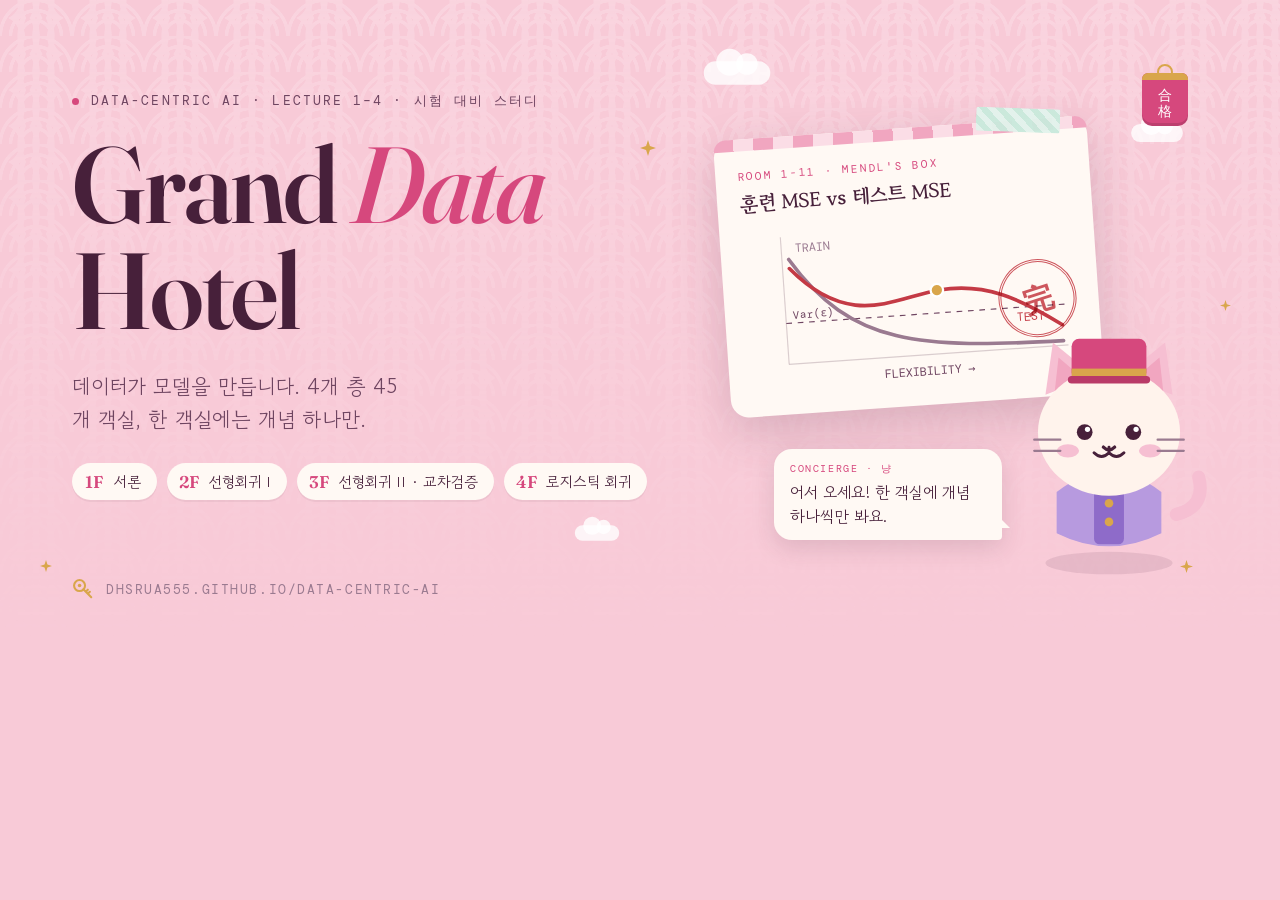
<file: tools/banner.html>
<!doctype html>
<html lang="ko">
<head>
<meta charset="utf-8">
<title>Grand Data Hotel banner</title>
<!-- README 배너와 링크 미리보기 이미지의 원본. 1280×640으로 스크린샷해서 assets/banner.png, assets/og.png를 만듭니다. -->
<link rel="stylesheet" href="https://fonts.googleapis.com/css2?family=Fraunces:ital,opsz,wght@0,9..144,300..900;1,9..144,300..900&family=Gowun+Batang:wght@400;700&family=Gowun+Dodum&family=DM+Mono:wght@400;500&display=swap">
<style>
  :root { --mendl:#F8CAD7; --mendl-2:#FBDDE6; --rose:#F1A6C0; --rose-2:#F6BFD2; --fuchsia:#D6487D; --fuchsia-2:#B93A68; --plum:#47203A; --plum-2:#6E4460; --plum-3:#9A7A90; --cream:#FFF9F4; --cream-2:#FFF1EA; --mint:#BFE6D6; --mint-3:#3E8F73; --gold:#D9A64B; --seal:#C43A45; --lilac:#DCCBF2; --sky:#6FA4D8; }
  html, body { margin: 0; background: var(--mendl); }
  .b { position: relative; width: 1280px; height: 640px; overflow: hidden; background: var(--mendl); color: var(--plum); font-family: "Gowun Dodum", sans-serif; isolation: isolate; }
  .b::before { content: ""; position: absolute; inset: 0; z-index: -1; opacity: .55;
    background-image: radial-gradient(circle at 50% 100%, transparent 26%, var(--mendl-2) 27%, var(--mendl-2) 33%, transparent 34%, transparent 46%, var(--mendl-2) 47%, var(--mendl-2) 53%, transparent 54%, transparent 66%, var(--mendl-2) 67%, var(--mendl-2) 73%, transparent 74%),
      radial-gradient(circle at 0 50%, transparent 26%, var(--mendl-2) 27%, var(--mendl-2) 33%, transparent 34%, transparent 46%, var(--mendl-2) 47%, var(--mendl-2) 53%, transparent 54%, transparent 66%, var(--mendl-2) 67%, var(--mendl-2) 73%, transparent 74%),
      radial-gradient(circle at 100% 50%, transparent 26%, var(--mendl-2) 27%, var(--mendl-2) 33%, transparent 34%, transparent 46%, var(--mendl-2) 47%, var(--mendl-2) 53%, transparent 54%, transparent 66%, var(--mendl-2) 67%, var(--mendl-2) 73%, transparent 74%);
    background-size: 72px 36px; background-position: 0 0, 0 18px, 0 18px;
    -webkit-mask-image: linear-gradient(180deg, rgba(0,0,0,.95), rgba(0,0,0,.25) 70%, transparent); mask-image: linear-gradient(180deg, rgba(0,0,0,.95), rgba(0,0,0,.25) 70%, transparent); }
  .left { position: absolute; left: 72px; top: 92px; width: 640px; display: grid; gap: 22px; justify-items: start; }
  .eyebrow { font-family: "DM Mono", monospace; font-size: 13px; letter-spacing: .16em; text-transform: uppercase; color: var(--plum-2); display: flex; align-items: center; gap: 12px; }
  .eyebrow i { width: 7px; height: 7px; border-radius: 50%; background: var(--fuchsia); }
  h1 { margin: 0; font-family: "Fraunces", serif; font-weight: 600; font-size: 108px; line-height: .98; letter-spacing: -.025em; font-variation-settings: "opsz" 144; }
  h1 em { font-style: italic; font-weight: 500; color: var(--fuchsia); }
  .lede { font-size: 21px; line-height: 1.6; color: var(--plum-2); max-width: 30ch; margin: 4px 0 0; }
  .chips { display: flex; gap: 10px; flex-wrap: wrap; margin-top: 4px; }
  .chip { display: inline-flex; align-items: center; gap: 8px; background: var(--cream); border-radius: 999px; padding: 8px 16px 8px 10px; font-size: 15px; box-shadow: 0 2px 0 rgba(71,32,58,.06); }
  .chip b { font-family: "Fraunces", serif; font-weight: 600; color: var(--fuchsia); font-size: 17px; width: 24px; text-align: center; }
  .url { position: absolute; left: 72px; bottom: 40px; font-family: "DM Mono", monospace; font-size: 13px; letter-spacing: .12em; color: var(--plum-3); text-transform: uppercase; display: flex; align-items: center; gap: 12px; }
  .url svg { width: 22px; height: 22px; }
  /* 오른쪽 */
  .right { position: absolute; right: 64px; top: 64px; width: 470px; height: 520px; }
  .card { position: absolute; left: -24px; top: 64px; width: 330px; background: var(--cream); border-radius: 18px; padding: 22px 22px 18px; box-shadow: 0 16px 48px rgba(71,32,58,.18); transform: rotate(-4deg); }
  .card::before { content: ""; position: absolute; left: 0; right: 0; top: 0; height: 12px; border-radius: 18px 18px 0 0; background: repeating-linear-gradient(90deg, var(--rose) 0 20px, var(--mendl-2) 20px 40px); }
  .card .t { font-family: "DM Mono", monospace; font-size: 11px; letter-spacing: .16em; text-transform: uppercase; color: var(--fuchsia); margin-top: 8px; }
  .card h3 { margin: 6px 0 10px; font-family: "Gowun Batang", serif; font-size: 20px; font-weight: 700; }
  .card svg.chart { width: 100%; height: auto; display: block; }
  .tape { position: absolute; top: -12px; right: 26px; width: 84px; height: 24px; transform: rotate(6deg); border-radius: 2px; opacity: .95; background: repeating-linear-gradient(45deg, rgba(255,255,255,.55) 0 6px, rgba(255,255,255,.15) 6px 12px), var(--mint); }
  .stamp { position: absolute; right: 22px; bottom: 60px; width: 72px; height: 72px; border-radius: 50%; border: 3px double var(--seal); color: var(--seal); font-family: "Gowun Batang", serif; font-weight: 700; font-size: 30px; display: grid; place-items: center; transform: rotate(-14deg); opacity: .85; mix-blend-mode: multiply; }
  .cat { position: absolute; right: -6px; bottom: 6px; width: 226px; height: 258px; }
  .bubble { position: absolute; right: 214px; bottom: 44px; background: var(--cream); border-radius: 18px 18px 4px 18px; padding: 12px 16px; font-size: 16px; line-height: 1.5; box-shadow: 0 8px 24px rgba(71,32,58,.14); width: 196px; }
  .bubble::after { content: ""; position: absolute; right: -8px; bottom: 12px; border: 8px solid transparent; border-left-color: var(--cream); border-bottom-color: var(--cream); }
  .bubble .who { display: block; font-family: "DM Mono", monospace; font-size: 10px; letter-spacing: .16em; text-transform: uppercase; color: var(--fuchsia); margin-bottom: 4px; }
  .omamori { position: absolute; right: 28px; top: 0; width: 46px; height: 62px; }
  .omamori .body { position: absolute; inset: 9px 0 0; background: var(--fuchsia); border-radius: 6px 6px 10px 10px; box-shadow: inset 0 -3px 0 rgba(0,0,0,.12); }
  .omamori .body::before { content: ""; position: absolute; left: 0; right: 0; top: 0; height: 7px; background: var(--gold); border-radius: 6px 6px 0 0; }
  .omamori .body::after { content: "合\A格"; white-space: pre; position: absolute; left: 0; right: 0; top: 13px; text-align: center; color: #fff; font-family: "Gowun Batang", serif; font-size: 14px; line-height: 1.15; }
  .omamori .str { position: absolute; left: 50%; top: 0; width: 12px; height: 12px; border: 2px solid var(--gold); border-radius: 50%; transform: translateX(-50%); }
  .cloud { position: absolute; width: 74px; height: 26px; background: rgba(255,255,255,.8); border-radius: 20px; }
  .cloud::before, .cloud::after { content: ""; position: absolute; background: rgba(255,255,255,.8); border-radius: 50%; }
  .cloud::before { left: 14px; top: -14px; width: 30px; height: 30px; } .cloud::after { left: 36px; top: -9px; width: 24px; height: 24px; }
  .star { position: absolute; width: 16px; height: 16px; background: var(--gold); clip-path: polygon(50% 0, 62% 38%, 100% 50%, 62% 62%, 50% 100%, 38% 62%, 0 50%, 38% 38%); }
</style>
</head>
<body>
<div class="b">
  <span class="cloud" style="left:700px;top:60px;transform:scale(.9)"></span>
  <span class="cloud" style="left:1120px;top:120px;transform:scale(.7)"></span>
  <span class="cloud" style="left:560px;top:520px;transform:scale(.6)"></span>
  <span class="star" style="left:640px;top:140px"></span>
  <span class="star" style="left:1220px;top:300px;width:11px;height:11px"></span>
  <span class="star" style="left:1180px;top:560px;width:13px;height:13px"></span>
  <span class="star" style="left:40px;top:560px;width:12px;height:12px"></span>

  <div class="left">
    <div class="eyebrow"><i></i>Data-Centric AI · Lecture 1–4 · 시험 대비 스터디</div>
    <h1>Grand <em>Data</em><br>Hotel</h1>
    <p class="lede">데이터가 모델을 만듭니다. 4개 층 45개 객실, 한 객실에는 개념 하나만.</p>
    <div class="chips">
      <span class="chip"><b>1F</b>서론</span>
      <span class="chip"><b>2F</b>선형회귀 I</span>
      <span class="chip"><b>3F</b>선형회귀 II · 교차검증</span>
      <span class="chip"><b>4F</b>로지스틱 회귀</span>
    </div>
  </div>
  <div class="url"><svg viewBox="0 0 32 32" aria-hidden="true"><circle cx="11" cy="11" r="8" fill="none" stroke="#D9A64B" stroke-width="3"/><circle cx="11" cy="11" r="2.6" fill="#D9A64B"/><path d="M16.5 16.5 L28 28 M23 23 L26 20 M20 20 L23 17" stroke="#D9A64B" stroke-width="3" stroke-linecap="round" fill="none"/></svg>dhsrua555.github.io/data-centric-ai</div>

  <div class="right">
    <div class="omamori"><span class="str"></span><span class="body"></span></div>
    <div class="card">
      <span class="tape"></span>
      <div class="t">Room 1-11 · Mendl's box</div>
      <h3>훈련 MSE vs 테스트 MSE</h3>
      <svg class="chart" viewBox="0 0 290 150" aria-hidden="true">
        <line x1="34" x2="280" y1="122" y2="122" stroke="rgba(71,32,58,.2)"/><line x1="34" x2="34" y1="10" y2="122" stroke="rgba(71,32,58,.2)"/>
        <line x1="34" x2="280" y1="86" y2="86" stroke="#6E4460" stroke-dasharray="5 5"/>
        <path d="M40 30 C 90 110, 150 116, 276 118" fill="none" stroke="#9A7A90" stroke-width="3.2" stroke-linecap="round"/>
        <path d="M40 38 C 90 96, 130 70, 170 66 S 240 78, 276 104" fill="none" stroke="#C43A45" stroke-width="3.2" stroke-linecap="round"/>
        <circle cx="168" cy="66" r="5.5" fill="#D9A64B" stroke="#fff" stroke-width="2"/>
        <text x="46" y="24" font-size="10.5" fill="#9A7A90" font-family="DM Mono, monospace">TRAIN</text>
        <text x="236" y="98" font-size="10.5" fill="#C43A45" font-family="DM Mono, monospace">TEST</text>
        <text x="40" y="82" font-size="9.5" fill="#6E4460" font-family="DM Mono, monospace">Var(ε)</text>
        <text x="157" y="140" text-anchor="middle" font-size="10.5" fill="#6E4460" font-family="DM Mono, monospace">FLEXIBILITY →</text>
      </svg>
      <span class="stamp">完</span>
    </div>
    <div class="bubble"><span class="who">Concierge · 냥</span>어서 오세요! 한 객실에 개념 하나씩만 봐요.</div>
    <svg class="cat" viewBox="0 0 120 138" aria-hidden="true">
      <ellipse cx="60" cy="130" rx="34" ry="6" fill="rgba(71,32,58,.10)"/>
      <path d="M32 92 q28 -22 56 0 v22 q-28 14 -56 0z" fill="#B79ADF"/>
      <rect x="52" y="90" width="16" height="30" rx="3" fill="#8E6BC9"/>
      <circle cx="60" cy="98" r="2.3" fill="#D9A64B"/><circle cx="60" cy="108" r="2.3" fill="#D9A64B"/>
      <path d="M26 40 l4 -28 l22 18z" fill="#F6BFD2"/><path d="M94 40 l-4 -28 l-22 18z" fill="#F6BFD2"/>
      <path d="M31 38 l2 -18 l14 12z" fill="#F1A6C0"/><path d="M89 38 l-2 -18 l-14 12z" fill="#F1A6C0"/>
      <ellipse cx="60" cy="60" rx="38" ry="34" fill="#FFF3EC"/>
      <rect x="40" y="10" width="40" height="22" rx="4" fill="#D6487D"/>
      <rect x="40" y="26" width="40" height="6" fill="#D9A64B"/>
      <rect x="38" y="30" width="44" height="4" rx="2" fill="#B93A68"/>
      <circle cx="47" cy="60" r="4.2" fill="#47203A"/><circle cx="73" cy="60" r="4.2" fill="#47203A"/>
      <circle cx="48.5" cy="58.5" r="1.4" fill="#fff"/><circle cx="74.5" cy="58.5" r="1.4" fill="#fff"/>
      <ellipse cx="38" cy="70" rx="6" ry="3.5" fill="#F6BFD2"/><ellipse cx="82" cy="70" rx="6" ry="3.5" fill="#F6BFD2"/>
      <path d="M57 68 q3 3 6 0" stroke="#47203A" stroke-width="1.8" fill="none" stroke-linecap="round"/>
      <path d="M60 68 v3 q-4 4 -8 0 M60 71 q4 4 8 0" stroke="#47203A" stroke-width="1.6" fill="none" stroke-linecap="round"/>
      <path d="M20 64 h14 M20 70 h14 M86 64 h14 M86 70 h14" stroke="#9A7A90" stroke-width="1.2" stroke-linecap="round"/>
      <path d="M96 104 q16 -4 12 -20" stroke="#F6BFD2" stroke-width="7" fill="none" stroke-linecap="round"/>
    </svg>
  </div>
</div>
</body>
</html>
</file>
